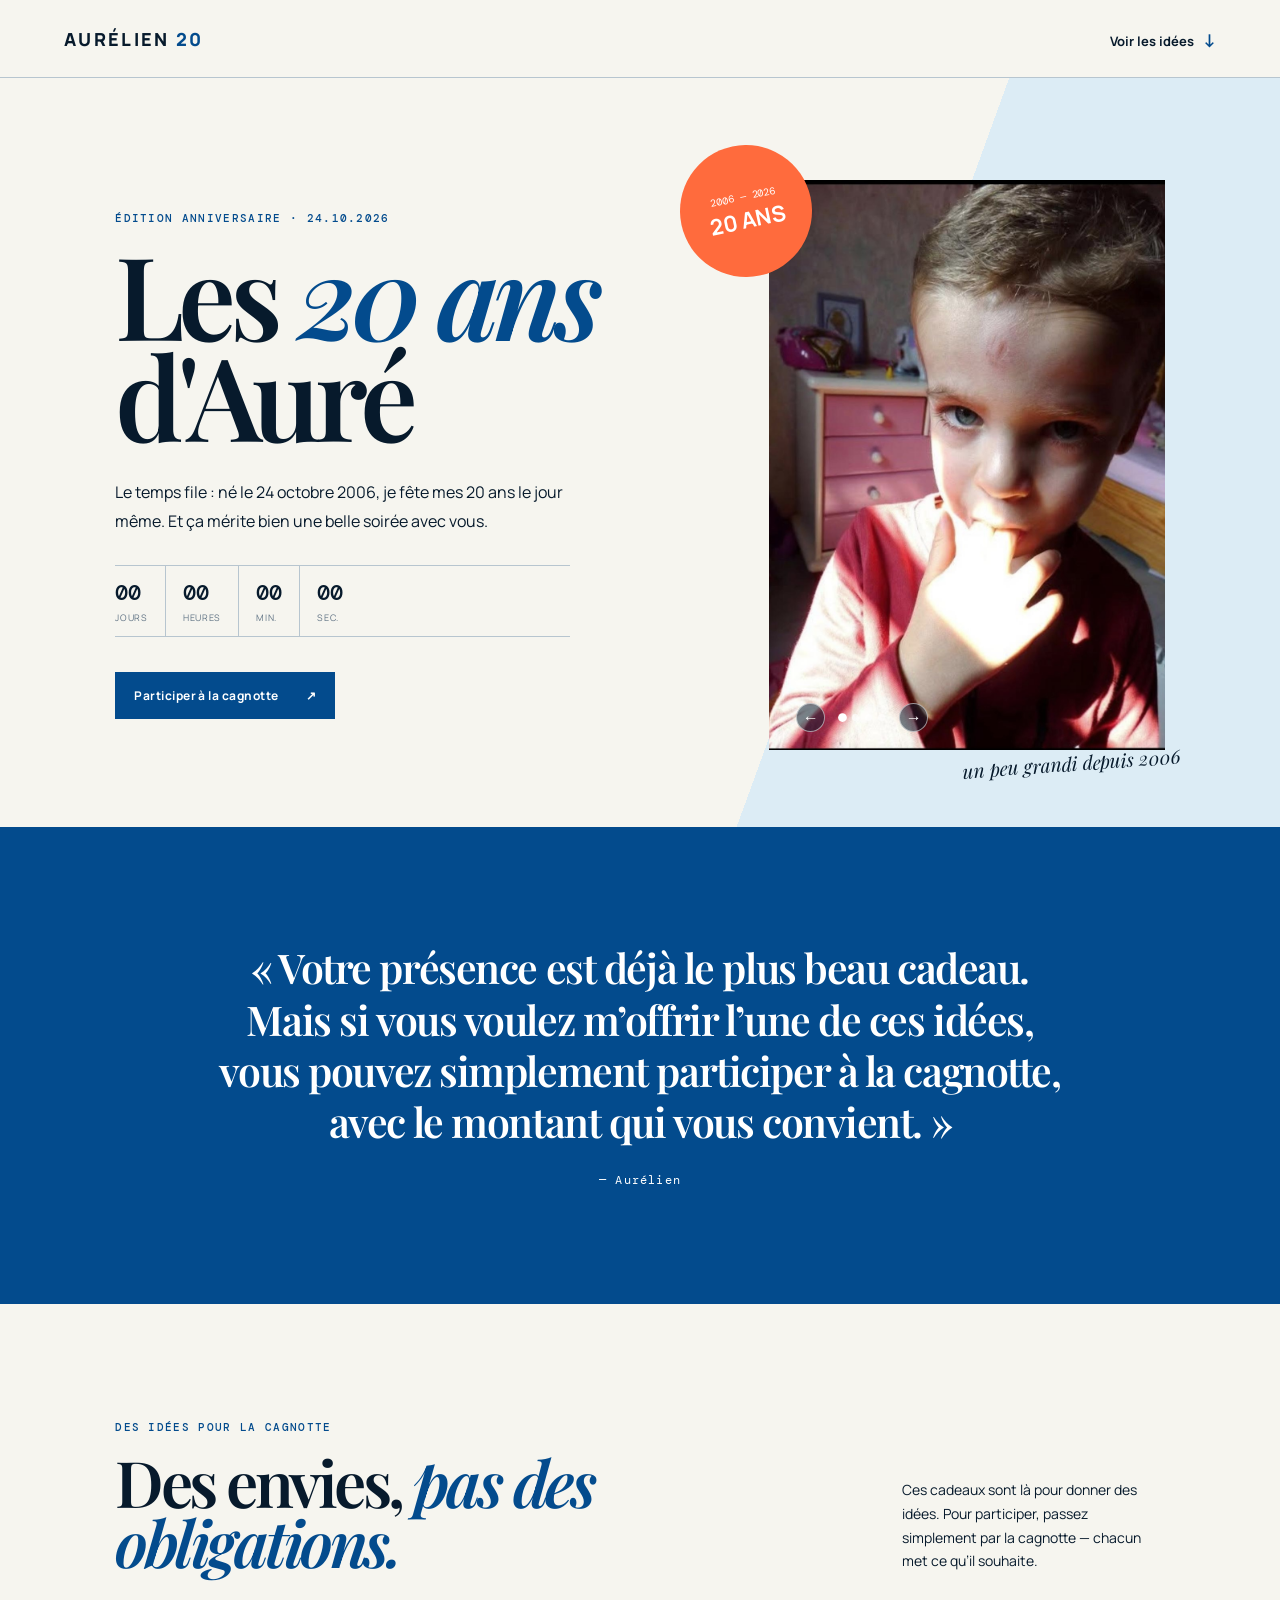
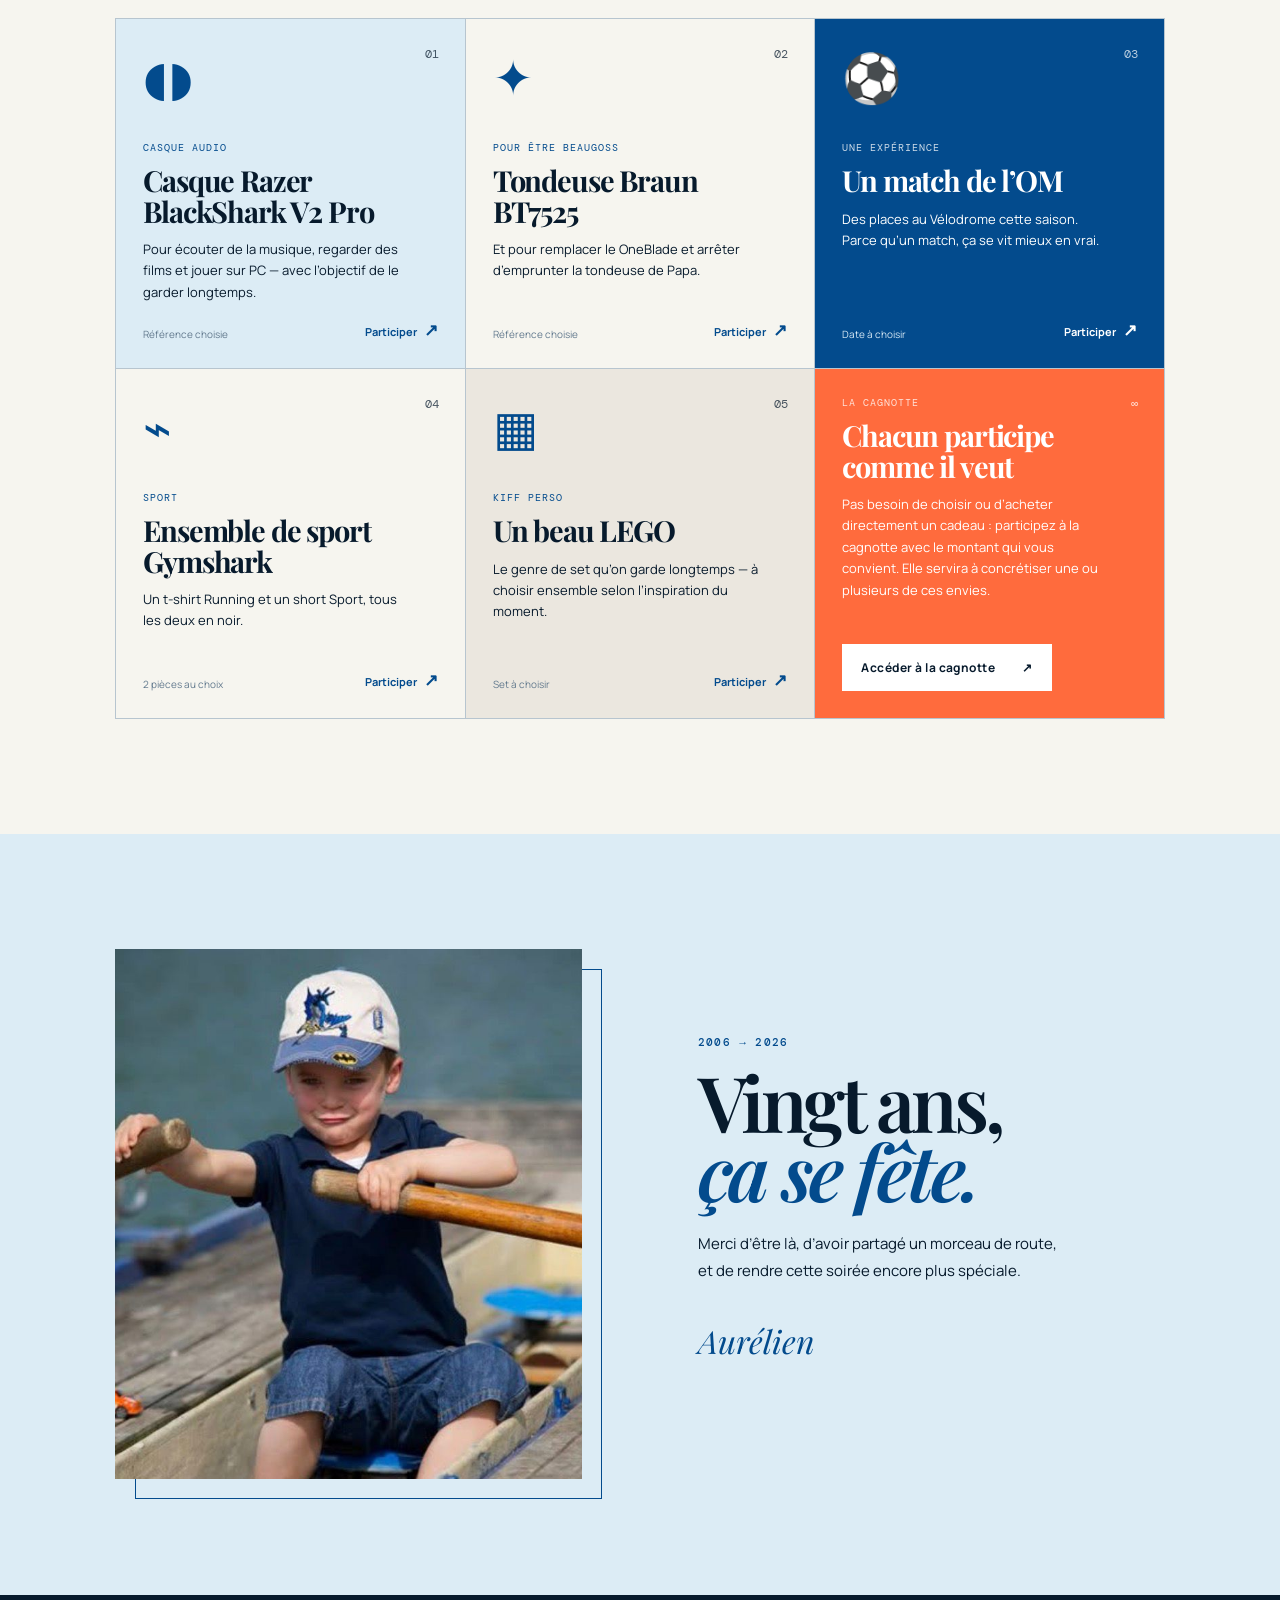
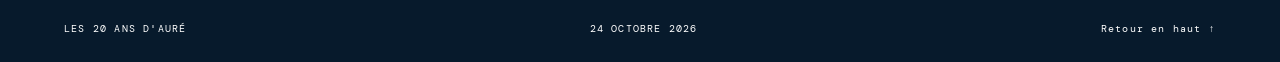
<file: index.html>
<!doctype html>
<html lang="fr">
<head>
  <meta charset="utf-8">
  <meta name="viewport" content="width=device-width, initial-scale=1">
  <title>Les 20 ans d'Aurélien</title>
  <meta name="description" content="La liste de souhaits pour les 20 ans d'Aurélien.">
  <link rel="preconnect" href="https://fonts.googleapis.com">
  <link rel="preconnect" href="https://fonts.gstatic.com" crossorigin>
  <link href="https://fonts.googleapis.com/css2?family=DM+Mono:wght@400;500&family=Manrope:wght@400;500;600;700;800&family=Playfair+Display:ital,wght@0,600;0,700;1,600&display=swap" rel="stylesheet">
  <link rel="stylesheet" href="style.css">
</head>
<body>
  <header class="topbar"><a class="wordmark" href="#accueil">AURÉLIEN <span>20</span></a><a class="nav-link" href="#souhaits">Voir les idées <span>↓</span></a></header>
  <main>
    <section class="hero" id="accueil">
      <div class="hero-copy">
        <p class="eyebrow">ÉDITION ANNIVERSAIRE · 24.10.2026</p>
        <h1>Les <em>20 ans</em><br>d'Auré</h1>
        <p class="intro">Le temps file : né le 24 octobre 2006, je fête mes 20 ans le jour même. Et ça mérite bien une belle soirée avec vous.</p>
        <div class="countdown-box" aria-label="Compte à rebours avant la fête"><div><strong id="days">—</strong><span>jours</span></div><div><strong id="hours">—</strong><span>heures</span></div><div><strong id="minutes">—</strong><span>min.</span></div><div><strong id="seconds">—</strong><span>sec.</span></div></div>
        <a class="button dark" href="https://www.onparticipe.fr/c/M4WVfL7X" target="_blank" rel="noopener noreferrer">Participer à la cagnotte <span>↗</span></a>
      </div>
      <div class="hero-visual"><div class="circle-stamp">2006 — 2026<br><b>20 ANS</b></div><div class="carousel"><img class="slide active" src="assets/enfance-front.jpg" alt="Aurélien enfant"><img class="slide" src="assets/aure-sunset.jpg" alt="Aurélien avec sa mère au coucher du soleil"><img class="slide" src="assets/aure-family.jpg" alt="Aurélien avec son père au coucher du soleil"><img class="slide" src="assets/party.jpg" alt="Aurélien avec sa sœur lors d'une soirée"></div><div class="carousel-controls"><button class="carousel-arrow previous" aria-label="Photo précédente">←</button><div class="carousel-dots" aria-label="Choisir une photo"><button class="active" aria-label="Photo 1"></button><button aria-label="Photo 2"></button><button aria-label="Photo 3"></button><button aria-label="Photo 4"></button></div><button class="carousel-arrow next" aria-label="Photo suivante">→</button></div><p class="photo-caption">un peu grandi depuis 2006</p></div>
    </section>

    <section class="note"><p>« Votre présence est déjà le plus beau cadeau. Mais si vous voulez m’offrir l’une de ces idées, vous pouvez simplement participer à la cagnotte, avec le montant qui vous convient. »</p><span>— Aurélien</span></section>

    <section class="wishlist" id="souhaits">
      <div class="section-heading"><div><p class="eyebrow">DES IDÉES POUR LA CAGNOTTE</p><h2>Des envies, <em>pas des obligations.</em></h2></div><p>Ces cadeaux sont là pour donner des idées. Pour participer, passez simplement par la cagnotte — chacun met ce qu’il souhaite.</p></div>
      <div class="gift-grid">
        <article class="gift-card featured"><div class="gift-number">01</div><div class="gift-icon">◖◗</div><p class="tag">CASQUE AUDIO</p><h3>Casque Razer BlackShark V2 Pro</h3><p>Pour écouter de la musique, regarder des films et jouer sur PC — avec l’objectif de le garder longtemps.</p><div class="card-bottom"><span>Référence choisie</span><button data-url="https://www.onparticipe.fr/c/M4WVfL7X">Participer <b>↗</b></button></div></article>
        <article class="gift-card"><div class="gift-number">02</div><div class="gift-icon">✦</div><p class="tag">POUR ÊTRE BEAUGOSS</p><h3>Tondeuse Braun BT7525</h3><p>Et pour remplacer le OneBlade et arrêter d’emprunter la tondeuse de Papa.</p><div class="card-bottom"><span>Référence choisie</span><button data-url="https://www.onparticipe.fr/c/M4WVfL7X">Participer <b>↗</b></button></div></article>
        <article class="gift-card om"><div class="gift-number">03</div><div class="gift-icon">⚽</div><p class="tag">UNE EXPÉRIENCE</p><h3>Un match de l’OM</h3><p>Des places au Vélodrome cette saison. Parce qu’un match, ça se vit mieux en vrai.</p><div class="card-bottom"><span>Date à choisir</span><button data-url="https://www.onparticipe.fr/c/M4WVfL7X">Participer <b>↗</b></button></div></article>
        <article class="gift-card"><div class="gift-number">04</div><div class="gift-icon">⌁</div><p class="tag">SPORT</p><h3>Ensemble de sport Gymshark</h3><p>Un t-shirt Running et un short Sport, tous les deux en noir.</p><div class="card-bottom"><span>2 pièces au choix</span><button data-url="https://www.onparticipe.fr/c/M4WVfL7X">Participer <b>↗</b></button></div></article>
        <article class="gift-card lego"><div class="gift-number">05</div><div class="gift-icon">▦</div><p class="tag">KIFF PERSO</p><h3>Un beau LEGO</h3><p>Le genre de set qu’on garde longtemps — à choisir ensemble selon l’inspiration du moment.</p><div class="card-bottom"><span>Set à choisir</span><button data-url="https://www.onparticipe.fr/c/M4WVfL7X">Participer <b>↗</b></button></div></article>
        <article class="gift-card contribution"><div class="gift-number">∞</div><p class="tag">LA CAGNOTTE</p><h3>Chacun participe comme il veut</h3><p>Pas besoin de choisir ou d’acheter directement un cadeau : participez à la cagnotte avec le montant qui vous convient. Elle servira à concrétiser une ou plusieurs de ces envies.</p><button class="button light" data-url="https://www.onparticipe.fr/c/M4WVfL7X">Accéder à la cagnotte <span>↗</span></button></article>
      </div>
    </section>

    <section class="memory"><div class="memory-image"><img src="assets/enfance.jpg" alt="Aurélien enfant dans une barque"></div><div class="memory-copy"><p class="eyebrow">2006 → 2026</p><h2>Vingt ans,<br><em>ça se fête.</em></h2><p>Merci d’être là, d’avoir partagé un morceau de route, et de rendre cette soirée encore plus spéciale.</p><p class="signature">Aurélien</p></div></section>
  </main>
  <footer><span>LES 20 ANS D'AURÉ</span><span>24 OCTOBRE 2026</span><a href="#accueil">Retour en haut ↑</a></footer>
  <dialog id="modal"><button class="close" aria-label="Fermer">×</button><p class="eyebrow">MERCI !</p><h2>Participation pour<br><em id="gift-name">—</em></h2><p>Les liens et les références seront ajoutés ici très prochainement. En attendant, tu peux simplement contacter Auré pour réserver ce cadeau ou participer au montant qui te convient.</p><button class="button dark close-action">Compris <span>→</span></button></dialog>
  <script src="script.js"></script>
</body>
</html>
</file>
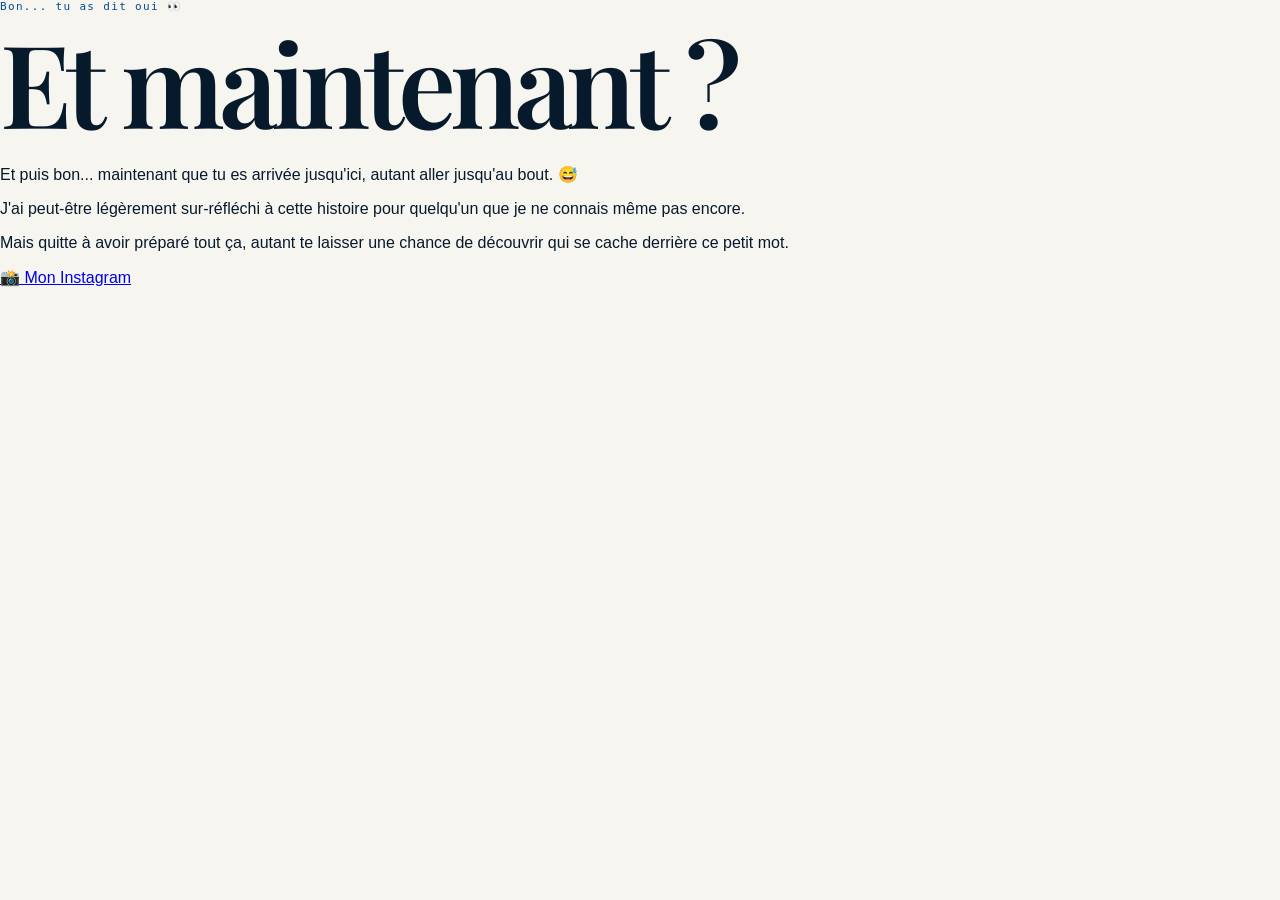
<file: surprise.html>
<!DOCTYPE html>
<html lang="fr">


<script data-goatcounter="https://aurelien.goatcounter.com/count"
        async src="//gc.zgo.at/count.js"></script>

<head>
    <meta charset="UTF-8">
    <meta name="viewport" content="width=device-width, initial-scale=1.0">

    <title>Bon... tu as dit oui 👀</title>

    <link rel="preconnect" href="https://fonts.googleapis.com">
    <link rel="preconnect" href="https://fonts.gstatic.com" crossorigin>

    <link
        href="https://fonts.googleapis.com/css2?family=DM+Sans:wght@400;500;600&family=Playfair+Display:wght@500;600&display=swap"
        rel="stylesheet"
    >

    <link rel="stylesheet" href="style.css">
</head>

<body class="page-two">

    <main class="card">

        <p class="eyebrow">Bon... tu as dit oui 👀</p>

        <h1>
            Et maintenant ?
        </h1>

        <div class="text">

            <p>
                Et puis bon... maintenant que tu es arrivée jusqu'ici,
                autant aller jusqu'au bout. 😅
            </p>

            <p>
                J'ai peut-être légèrement sur-réfléchi à cette histoire
                pour quelqu'un que je ne connais même pas encore.
            </p>

            <p>
                Mais quitte à avoir préparé tout ça, autant te laisser
                une chance de découvrir qui se cache derrière ce petit mot.
            </p>

        </div>

        
        
        <a
            href="https://www.instagram.com/aurelienmqt_/"
            target="_blank"
    rel="noopener noreferrer"
    class="btn btn-instagram"
    data-goatcounter-click="instagram">
            📸 Mon Instagram
        </a>

        <p id="goodbye" class="goodbye"></p>

    </main>

    <script>

        const finalNoButton = document.getElementById("finalNoButton");
        const goodbye = document.getElementById("goodbye");

        finalNoButton.addEventListener("click", () => {

            goodbye.textContent =
                "Aucun souci 😊 Bonne continuation !";

            finalNoButton.style.display = "none";

        });

    </script>

</body>
</html>
</file>
<file: style.css>
:root{--blue:#034b8d;--ink:#071a2c;--paper:#f6f5ef;--sky:#dcecf5;--line:#b7c5cf;--orange:#ff6b3d}*{box-sizing:border-box}html{scroll-behavior:smooth}body{margin:0;background:var(--paper);color:var(--ink);font-family:Manrope,Arial,sans-serif}.topbar{height:78px;border-bottom:1px solid var(--line);display:flex;align-items:center;justify-content:space-between;padding:0 5vw}.wordmark{font-size:18px;font-weight:800;letter-spacing:.13em;color:var(--ink);text-decoration:none}.wordmark span,.eyebrow,h1 em,h2 em{color:var(--blue)}.nav-link{color:var(--ink);font-size:13px;font-weight:700;text-decoration:none}.nav-link span{color:var(--blue);font-size:18px;margin-left:6px}.hero{min-height:650px;display:grid;grid-template-columns:1.05fr .95fr;padding:8vw 9vw 6vw;gap:8vw;background:linear-gradient(110deg,#f6f5ef 65%,#dcecf5 65%)}.hero-copy{align-self:center}.eyebrow{font:500 11px 'DM Mono',monospace;letter-spacing:.12em;margin:0 0 18px}h1,h2,h3,p{margin-top:0}h1,h2{font-family:'Playfair Display',Georgia,serif;font-weight:600;letter-spacing:-.055em}h1{font-size:clamp(62px,9vw,128px);line-height:.87;margin:0 0 34px}.intro{font-size:16px;line-height:1.8;max-width:460px;margin-bottom:30px}.countdown-box{display:flex;margin:0 0 35px;border-top:1px solid var(--line);border-bottom:1px solid var(--line);max-width:455px}.countdown-box div{padding:12px 17px 12px 0;margin-right:17px;border-right:1px solid var(--line);display:grid;gap:4px}.countdown-box div:last-child{border:0}.countdown-box strong{font:500 22px 'DM Mono',monospace}.countdown-box span{font-size:9px;letter-spacing:.08em;text-transform:uppercase;color:#607384}.button{border:0;padding:15px 19px;font:700 12px Manrope,sans-serif;letter-spacing:.04em;cursor:pointer;text-decoration:none;display:inline-flex;gap:27px;align-items:center}.button.dark{background:var(--blue);color:white}.button.light{background:white;color:var(--ink)}.hero-visual{position:relative;align-self:center;height:min(55vw,570px)}.carousel{height:100%;width:88%;margin-left:auto;position:relative;overflow:hidden}.carousel .slide{position:absolute;inset:0;width:100%;height:100%;object-fit:cover;filter:saturate(.86);opacity:0;transform:scale(1.035);transition:opacity .65s ease,transform 1.2s ease}.carousel .slide.active{opacity:1;transform:scale(1)}.circle-stamp{position:absolute;width:132px;height:132px;border-radius:50%;background:var(--orange);z-index:3;top:-35px;left:-35px;display:grid;place-content:center;text-align:center;color:white;font:10px 'DM Mono',monospace;line-height:1.7;transform:rotate(-12deg)}.circle-stamp b{font:700 22px Manrope,sans-serif}.carousel-controls{position:absolute;z-index:4;left:18%;bottom:18px;display:flex;align-items:center;gap:14px}.carousel-arrow{width:29px;height:29px;border:1px solid #fff8;border-radius:50%;background:#071a2c88;color:white;font-size:16px;cursor:pointer}.carousel-dots{display:flex;gap:6px}.carousel-dots button{height:7px;width:7px;border-radius:50%;padding:0;border:0;background:#fff8;cursor:pointer}.carousel-dots button.active{background:white;transform:scale(1.25)}.photo-caption{position:absolute;z-index:3;right:-16px;bottom:-26px;margin:0;font:italic 19px 'Playfair Display',serif;transform:rotate(-4deg)}.note{background:var(--blue);padding:9vw 17vw;color:white;text-align:center}.note p{font:600 clamp(23px,3.2vw,45px)/1.25 'Playfair Display',serif;letter-spacing:-.035em;margin-bottom:20px}.note span{font:12px 'DM Mono',monospace;letter-spacing:.1em}.wishlist{padding:9vw}.section-heading{display:flex;justify-content:space-between;gap:60px;align-items:end;margin-bottom:45px}.section-heading h2{font-size:clamp(38px,5vw,68px);line-height:.95;margin:0}.section-heading>p{width:280px;font-size:14px;line-height:1.7;margin:0}.gift-grid{display:grid;grid-template-columns:repeat(3,1fr);border-top:1px solid var(--line);border-left:1px solid var(--line)}.gift-card{min-height:350px;border-right:1px solid var(--line);border-bottom:1px solid var(--line);padding:27px;display:flex;flex-direction:column;position:relative;background:#f6f5ef}.gift-card.featured{background:var(--sky)}.gift-card.om{background:var(--blue);color:white}.gift-card.lego{background:#ebe7df}.gift-card.contribution{background:var(--orange);color:white}.gift-number{font:12px 'DM Mono',monospace;opacity:.72;position:absolute;right:26px;top:27px}.gift-icon{font-size:48px;line-height:1;margin:7px 0 40px;color:var(--blue)}.om .gift-icon{color:#b8ddf5}.tag{font:10px 'DM Mono',monospace;letter-spacing:.1em;margin:0 0 11px;color:var(--blue)}.om .tag,.contribution .tag{color:inherit;opacity:.8}.gift-card h3{font:700 29px/1.05 'Playfair Display',serif;letter-spacing:-.04em;margin-bottom:13px}.gift-card>p:not(.tag){font-size:13px;line-height:1.65;max-width:270px}.card-bottom{margin-top:auto;display:flex;justify-content:space-between;align-items:end;gap:8px}.card-bottom span{font-size:10px;line-height:1.4;color:#637a8e}.om .card-bottom span{color:#d6e8f4}.card-bottom button{border:0;background:transparent;color:var(--blue);cursor:pointer;font:700 11px Manrope,sans-serif;white-space:nowrap;padding:0}.om .card-bottom button{color:white}.card-bottom b{font-size:17px;margin-left:5px}.contribution .button{margin-top:auto;align-self:flex-start}.memory{padding:9vw;display:grid;grid-template-columns:1fr 1fr;gap:9vw;background:#dcecf5}.memory-image{height:530px;position:relative}.memory-image:before{content:'';position:absolute;inset:20px -20px -20px 20px;border:1px solid var(--blue)}.memory-image img{width:100%;height:100%;object-fit:cover;position:relative;z-index:1}.memory-copy{align-self:center}.memory-copy h2{font-size:clamp(45px,6vw,78px);line-height:.9;margin-bottom:25px}.memory-copy>p:not(.eyebrow):not(.signature){font-size:15px;line-height:1.8;max-width:360px}.signature{font:italic 32px 'Playfair Display',serif;color:var(--blue);margin-top:35px}footer{background:var(--ink);color:white;padding:27px 5vw;display:flex;justify-content:space-between;font:10px 'DM Mono',monospace;letter-spacing:.12em}footer a{color:white;text-decoration:none}dialog{border:0;background:var(--paper);color:var(--ink);max-width:500px;padding:52px;box-shadow:0 20px 80px #0019}dialog::backdrop{background:#071a2ccc}.close{position:absolute;right:16px;top:10px;background:transparent;border:0;font-size:28px;cursor:pointer;color:var(--ink)}dialog h2{font-size:42px;line-height:1;margin:0 0 22px}dialog>p:not(.eyebrow){font-size:14px;line-height:1.8;margin-bottom:27px}@media(max-width:760px){.topbar{padding:0 24px}.hero{grid-template-columns:1fr;padding:80px 24px 65px;gap:65px;background:linear-gradient(155deg,#f6f5ef 73%,#dcecf5 73%)}.hero-visual{height:430px;width:85%;margin:auto}.carousel{width:100%}.circle-stamp{left:-25px}.section-heading{display:block}.section-heading>p{margin-top:22px;width:auto}.wishlist,.memory{padding:70px 24px}.gift-grid{grid-template-columns:1fr}.gift-card{min-height:300px}.memory{grid-template-columns:1fr;gap:65px}.memory-image{height:420px}.memory-copy{order:-1}footer{gap:20px;flex-wrap:wrap;padding:25px 24px}dialog{padding:45px 28px;margin:20px}.note{padding:70px 28px}.countdown-box div{padding-right:10px;margin-right:10px}.countdown-box strong{font-size:17px}}
</file>
